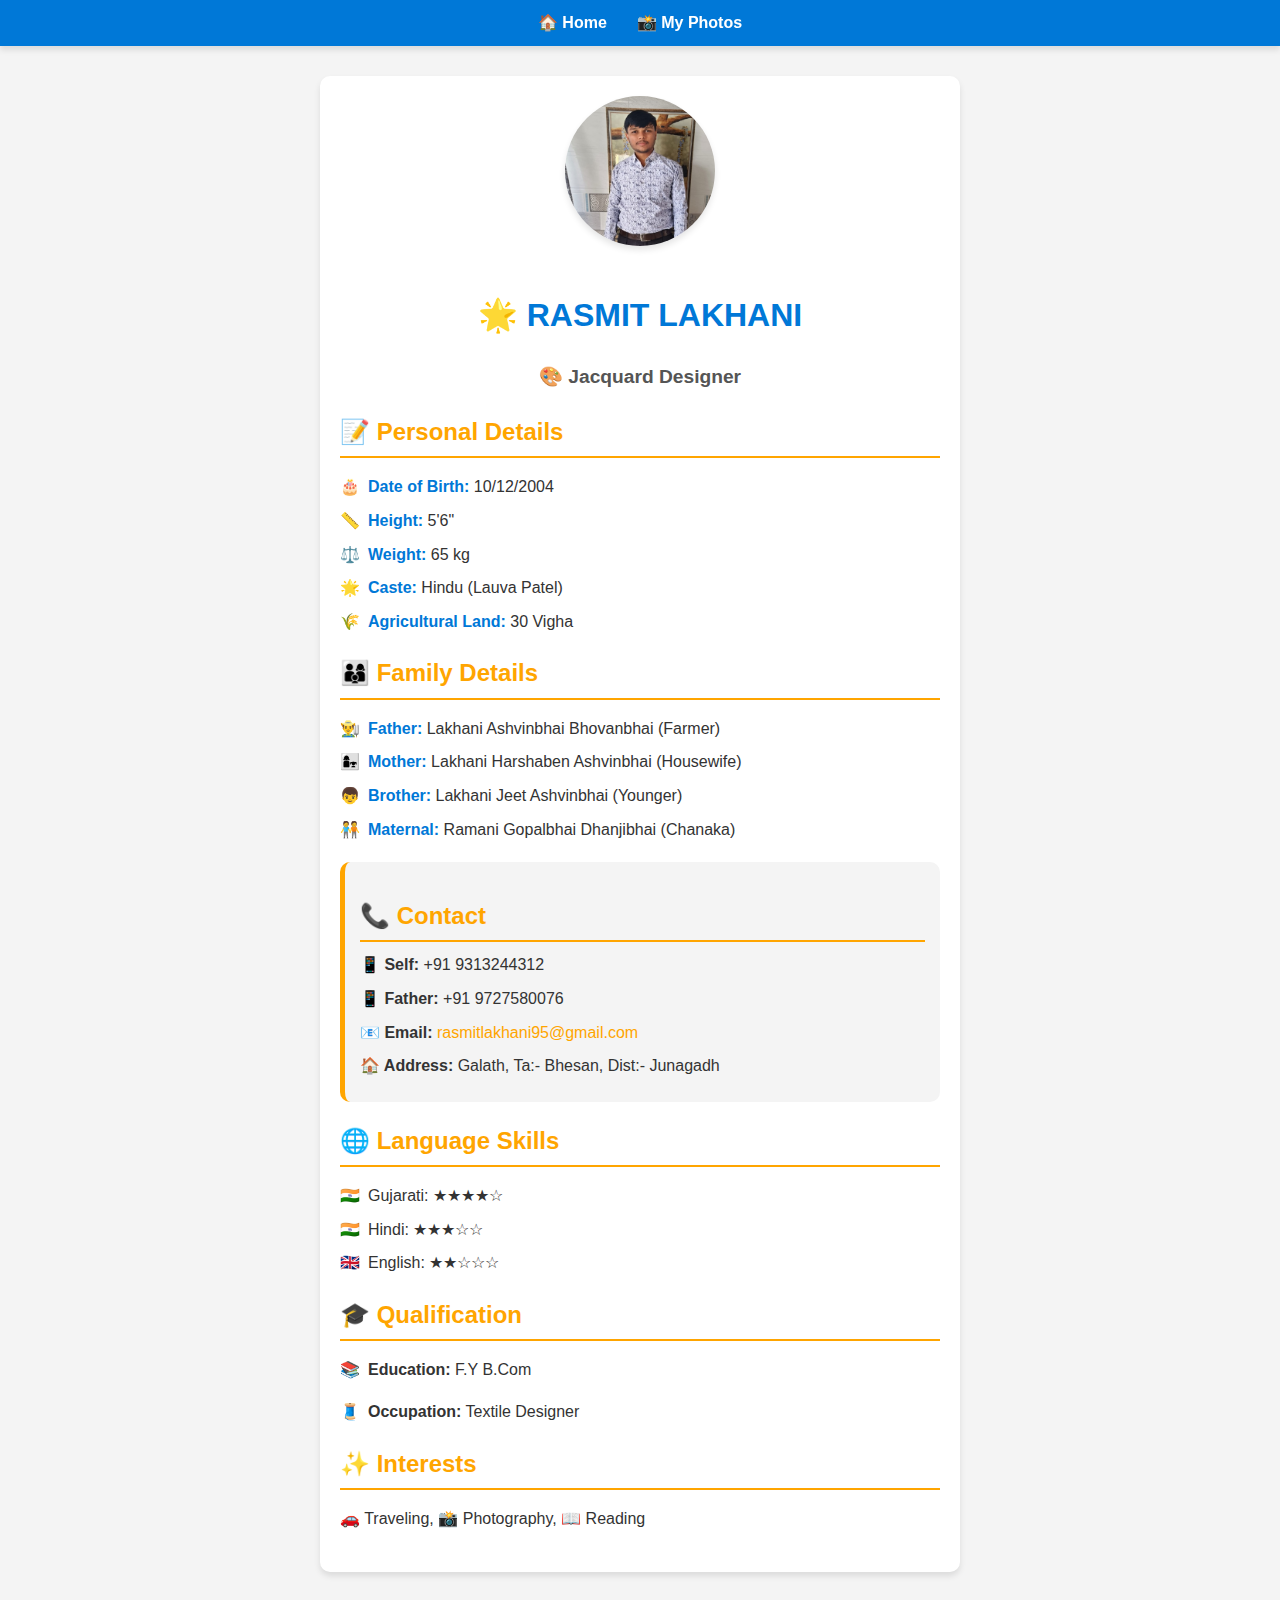
<file: index.html>
<!DOCTYPE html>
<html lang="en">
<head>
    <meta charset="UTF-8">
    <meta name="viewport" content="width=device-width, initial-scale=1.0">
    <title>Profile Card</title>
    <link rel="stylesheet" href="styles.css">
    <style>
        /* Inline CSS for demonstration */
        :root {
            --primary-color: #0078D7;
            --secondary-color: #555;
            --background-color: #f4f4f4;
            --accent-color: #FFA500;
            --text-color: #333;
            --border-radius: 10px;
            --transition: 0.3s ease-in-out;
            --box-shadow: 0 4px 6px rgba(0, 0, 0, 0.1);
        }

        body {
            font-family: Arial, sans-serif;
            background-color: var(--background-color);
            margin: 0;
            padding: 0;
        }

        .navbar {
            display: flex;
            justify-content: center;
            background-color: var(--primary-color);
            padding: 10px 0;
            box-shadow: var(--box-shadow);
        }

        .nav-link {
            color: white;
            text-decoration: none;
            margin: 0 15px;
            font-weight: bold;
            font-size: 1rem;
            transition: var(--transition);
        }

        .nav-link:hover {
            color: var(--accent-color);
        }

        .profile-card {
            max-width: 600px;
            margin: 30px auto;
            padding: 20px;
            background: white;
            border-radius: var(--border-radius);
            box-shadow: var(--box-shadow);
        }

        .header {
            text-align: center;
        }

        .profile-img {
            width: 150px;
            height: 150px;
            border-radius: 50%;
            margin-bottom: 15px;
            box-shadow: var(--box-shadow);
        }

        .header h1 {
            font-size: 2rem;
            color: var(--primary-color);
        }

        .header p {
            font-size: 1.2rem;
            color: var(--secondary-color);
        }

        .section {
            margin: 20px 0;
        }

        .section h2 {
            font-size: 1.5rem;
            margin-bottom: 10px;
            color: var(--accent-color);
        }

        .section ul, .section p {
            font-size: 1rem;
            color: var(--text-color);
        }

        .contact p, .section ul li {
            margin: 8px 0;
        }

        .emoji {
            margin-right: 8px;
        }
    </style>
</head>
<body>
    <!-- Navigation Bar -->
    <nav class="navbar">
        <a href="index.html" class="nav-link">🏠 Home</a>
        <a href="photos.html" class="nav-link">📸 My Photos</a>
 </nav>

    <!-- Profile Card -->
    <div class="profile-card">
        <!-- Header Section -->
        <div class="header">
            <img src="profile.jpg" alt="Rasmit Lakhani" class="profile-img">
            <h1>🌟 RASMIT LAKHANI</h1>
            <p class="job-title">🎨 Jacquard Designer</p>
        </div>

        <!-- Personal Details -->
        <div class="section">
            <h2>📝 Personal Details</h2>
            <ul>
                <li><span class="emoji">🎂</span><strong>Date of Birth:</strong> 10/12/2004</li>
                <li><span class="emoji">📏</span><strong>Height:</strong> 5'6"</li>
                <li><span class="emoji">⚖️</span><strong>Weight:</strong> 65 kg</li>
                <li><span class="emoji">🌟</span><strong>Caste:</strong> Hindu (Lauva Patel)</li>
                <li><span class="emoji">🌾</span><strong>Agricultural Land:</strong> 30 Vigha</li>
            </ul>
        </div>

        <!-- Family Details -->
        <div class="section">
            <h2>👨‍👩‍👦 Family Details</h2>
            <ul>
                <li><span class="emoji">👨‍🌾</span><strong>Father:</strong> Lakhani Ashvinbhai Bhovanbhai (Farmer)</li>
                <li><span class="emoji">👩‍👧</span><strong>Mother:</strong> Lakhani Harshaben Ashvinbhai (Housewife)</li>
                <li><span class="emoji">👦</span><strong>Brother:</strong> Lakhani Jeet Ashvinbhai (Younger)</li>
                <li><span class="emoji">🧑‍🤝‍🧑</span><strong>Maternal:</strong> Ramani Gopalbhai Dhanjibhai  (Chanaka)</li>
                <!-- <li><span class="emoji">🏠</span><strong>Address:</strong> Chanaka, Ta:- Bhesan, Dist:- Junagadh</li> -->
            </ul>
        </div>

        <!-- Contact Section -->
        <div class="section contact" id="contact">
            <h2>📞 Contact</h2>
            <p><strong>📱 Self:</strong> +91 9313244312</p>
            <p><strong>📱 Father:</strong> +91 9727580076</p>
            <p><strong>📧 Email:</strong> <a href="mailto:rasmitlakhani95@gmail.com">rasmitlakhani95@gmail.com</a></p>
            <p><strong>🏠 Address:</strong> Galath, Ta:- Bhesan, Dist:- Junagadh</p>
        </div>

        <!-- Language Skills -->
        <div class="section">
            <h2>🌐 Language Skills</h2>
            <ul>
                <li><span class="emoji">🇮🇳</span>Gujarati: ★★★★☆</li>
                <li><span class="emoji">🇮🇳</span>Hindi: ★★★☆☆</li>
                <li><span class="emoji">🇬🇧</span>English: ★★☆☆☆</li>
            </ul>
        </div>

        <!-- Qualification Section -->
        <div class="section">
            <h2>🎓 Qualification</h2>
            <p><span class="emoji">📚</span><strong>Education:</strong> F.Y B.Com</p>
            <p><span class="emoji">🧵</span><strong>Occupation:</strong> Textile Designer</p>
        </div>

        <!-- Interests Section -->
        <div class="section">
            <h2>✨ Interests</h2>
            <p>🚗 Traveling, 📸 Photography, 📖 Reading</p>
        </div>
    </div>
</body>
</html>
</file>
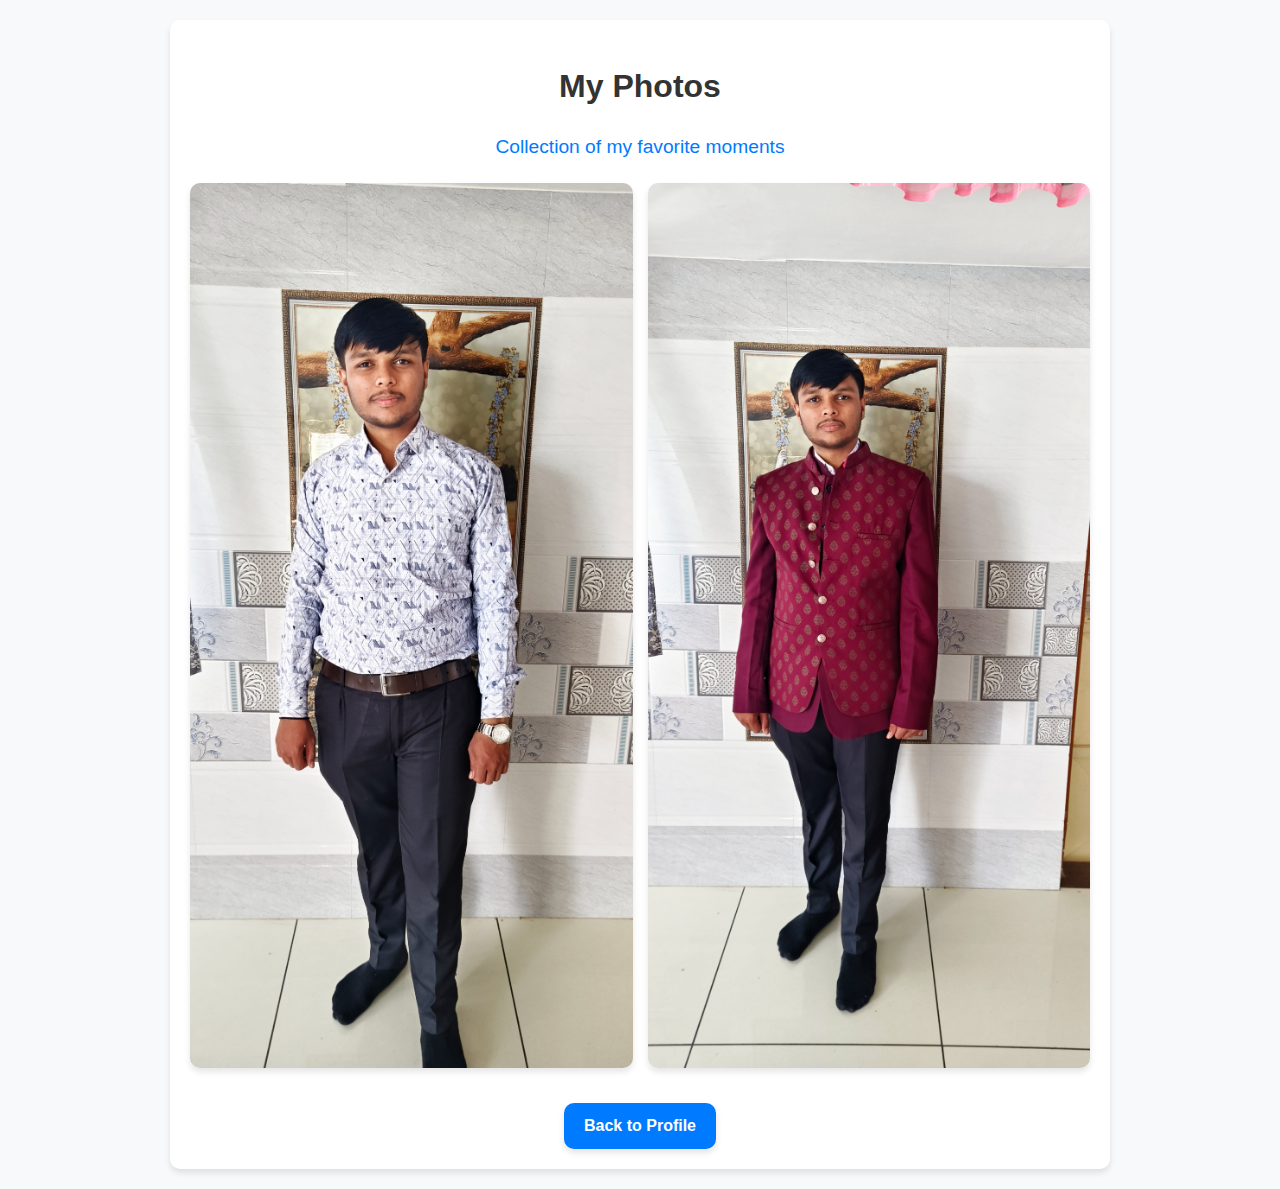
<file: photos.html>
<!DOCTYPE html>
<html lang="en">
<head>
    <meta charset="UTF-8">
    <meta name="viewport" content="width=device-width, initial-scale=1.0">
    <title>My Photos</title>
    <link rel="stylesheet" href="pstyles.css"> <!-- Use the same CSS for consistent styling -->
</head>
<body>
    <div class="profile-card">
        <div class="header">
            <h1>My Photos</h1>
            <p>Collection of my favorite moments</p>
        </div>
        <div class="photo-gallery">
            <!-- <img src="photo1.jpg" alt="Photo 1" class="photo">
            <img src="photo2.jpg" alt="Photo 2" class="photo"> -->
            <img src="photo3.jpg" alt="Photo 3" class="photo">
            <img src="photo4.jpg" alt="Photo 4" class="photo">
            <!-- Add more images as needed -->
        </div>
        <div>
            <a href="index.html">Back to Profile</a>
        </div>
    </div>
</body>
</html>
</file>
<file: styles.css>
/* Root Variables for Theme Customization */
:root {
    --primary-color: #333;
    --secondary-color: #fff;
    --accent-color: #007bff;
    --background-color: #f8f9fa;
    --text-color: #212529;
    --border-radius: 10px;
    --box-shadow: 0 4px 6px rgba(0, 0, 0, 0.1);
    --transition: 0.3s ease;
}

/* Global Styles */
body {
    font-family: 'Arial', sans-serif;
    line-height: 1.6;
    margin: 0;
    padding: 0;
    background-color: var(--background-color);
    color: var(--text-color);
}

/* Navbar Styles */
.navbar {
    display: flex;
    justify-content: center;
    background-color: var(--primary-color);
    padding: 15px 0;
    position: sticky;
    top: 0;
    z-index: 1000;
    box-shadow: var(--box-shadow);
}

.nav-link {
    color: var(--secondary-color);
    text-decoration: none;
    margin: 0 15px;
    font-weight: bold;
    font-size: 1rem;
    transition: color var(--transition);
}

.nav-link:hover {
    color: var(--accent-color);
}

/* Profile Card Styling */
.profile-card {
    max-width: 700px;
    margin: 30px auto;
    padding: 25px;
    border-radius: var(--border-radius);
    box-shadow: var(--box-shadow);
    background-color: var(--secondary-color);
    transition: transform var(--transition);
}

.profile-card:hover {
    transform: translateY(-5px);
}

/* Header Section */
.header {
    text-align: center;
}

.profile-img {
    width: 130px;
    height: 130px;
    border-radius: 50%;
    margin-bottom: 15px;
    box-shadow: var(--box-shadow);
    transition: transform var(--transition);
}

.profile-img:hover {
    transform: scale(1.1);
}

.job-title {
    font-size: 1.2rem;
    color: var(--accent-color);
    font-weight: bold;
    margin: 10px 0;
}

/* Section Styling */
.section {
    margin: 20px 0;
}

.section h2 {
    border-bottom: 2px solid var(--accent-color);
    padding-bottom: 5px;
    margin-bottom: 15px;
    font-size: 1.5rem;
    color: var(--primary-color);
}

.section ul {
    list-style: none;
    padding: 0;
}

.section ul li {
    margin: 10px 0;
    font-size: 1rem;
}

.section ul li strong {
    color: var(--primary-color);
}

/* Contact Section */
.contact {
    background-color: var(--background-color);
    padding: 15px;
    border-radius: var(--border-radius);
    border-left: 5px solid var(--accent-color);
}

.contact p {
    margin: 10px 0;
    font-size: 1rem;
}

.contact a {
    color: var(--accent-color);
    text-decoration: none;
    transition: color var(--transition);
}

.contact a:hover {
    color: var(--primary-color);
}

/* Language Skills */
.language-skills li {
    display: flex;
    align-items: center;
    margin: 10px 0;
    font-size: 1rem;
}

.language-skills li::before {
    content: "★";
    color: var(--accent-color);
    margin-right: 10px;
}

/* Responsive Design */
@media (max-width: 768px) {
    .profile-card {
        padding: 15px;
    }

    .header h1 {
        font-size: 1.8rem;
    }

    .section h2 {
        font-size: 1.2rem;
    }

    .nav-link {
        font-size: 0.9rem;
        margin: 0 10px;
    }
}
</file>
<file: pstyles.css>
/* Root Variables for Consistency */
:root {
    --primary-color: #333;
    --secondary-color: #fff;
    --accent-color: #007bff;
    --background-color: #f8f9fa;
    --text-color: #212529;
    --border-radius: 10px;
    --box-shadow: 0 4px 6px rgba(0, 0, 0, 0.1);
    --transition: 0.3s ease;
}

/* General Styles */
body {
    font-family: 'Arial', sans-serif;
    margin: 0;
    padding: 0;
    background-color: var(--background-color);
    color: var(--text-color);
    line-height: 1.6;
}

a {
    color: var(--accent-color);
    text-decoration: none;
    font-weight: bold;
    transition: color var(--transition);
}

a:hover {
    color: var(--primary-color);
}

/* Profile Card Container */
.profile-card {
    max-width: 900px;
    margin: 20px auto;
    padding: 20px;
    border-radius: var(--border-radius);
    box-shadow: var(--box-shadow);
    background-color: var(--secondary-color);
    text-align: center;
}

/* Header Styles */
.header h1 {
    font-size: 2rem;
    color: var(--primary-color);
    margin-bottom: 5px;
}

.header p {
    font-size: 1.2rem;
    color: var(--accent-color);
}

/* Photo Gallery */
.photo-gallery {
    display: grid;
    grid-template-columns: repeat(auto-fit, minmax(200px, 1fr));
    gap: 15px;
    margin: 20px 0;
}

.photo {
    width: 100%;
    border-radius: var(--border-radius);
    box-shadow: var(--box-shadow);
    transition: transform var(--transition), box-shadow var(--transition);
    cursor: pointer;
}

.photo:hover {
    transform: scale(1.05);
    box-shadow: 0 8px 15px rgba(0, 0, 0, 0.2);
}

/* Back to Profile Link */
.profile-card a {
    display: inline-block;
    margin-top: 15px;
    padding: 10px 20px;
    border-radius: var(--border-radius);
    background-color: var(--accent-color);
    color: var(--secondary-color);
    box-shadow: var(--box-shadow);
    transition: background-color var(--transition), transform var(--transition);
}

.profile-card a:hover {
    background-color: var(--primary-color);
    transform: translateY(-3px);
}
</file>
